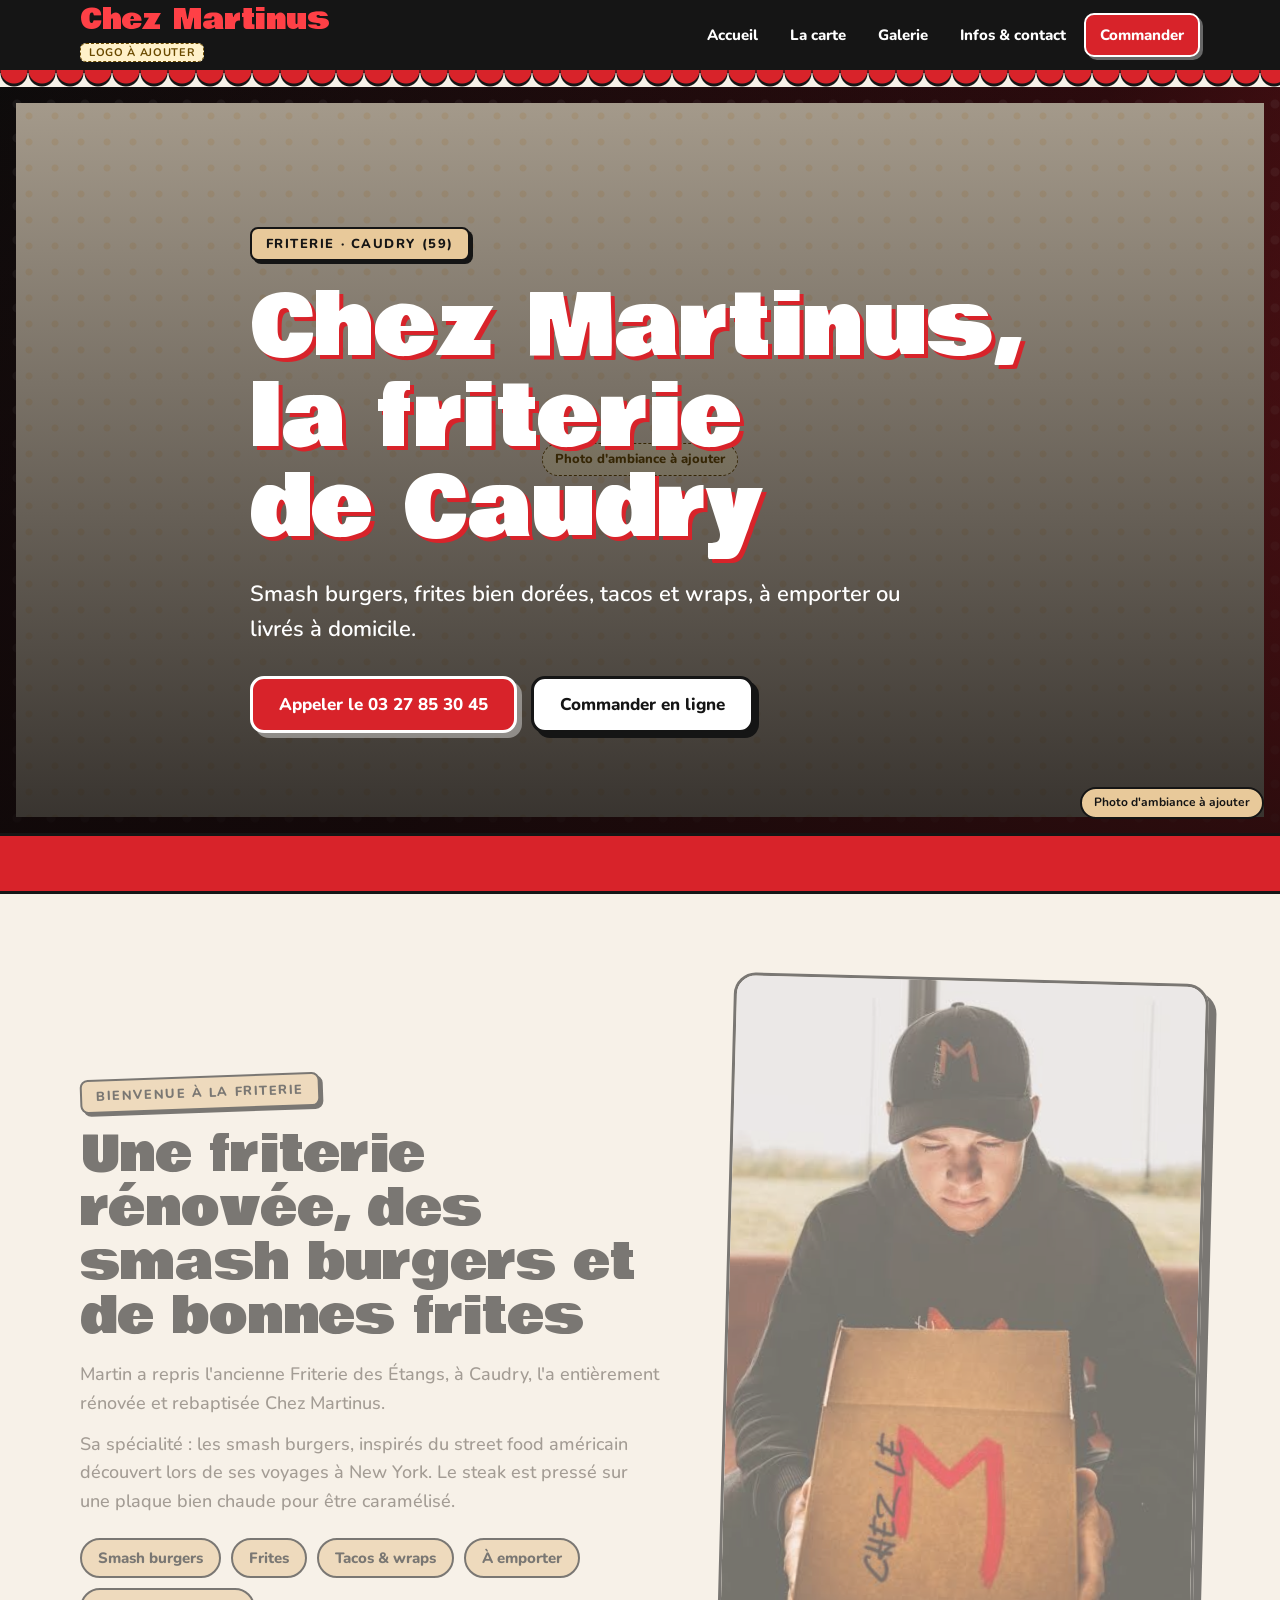
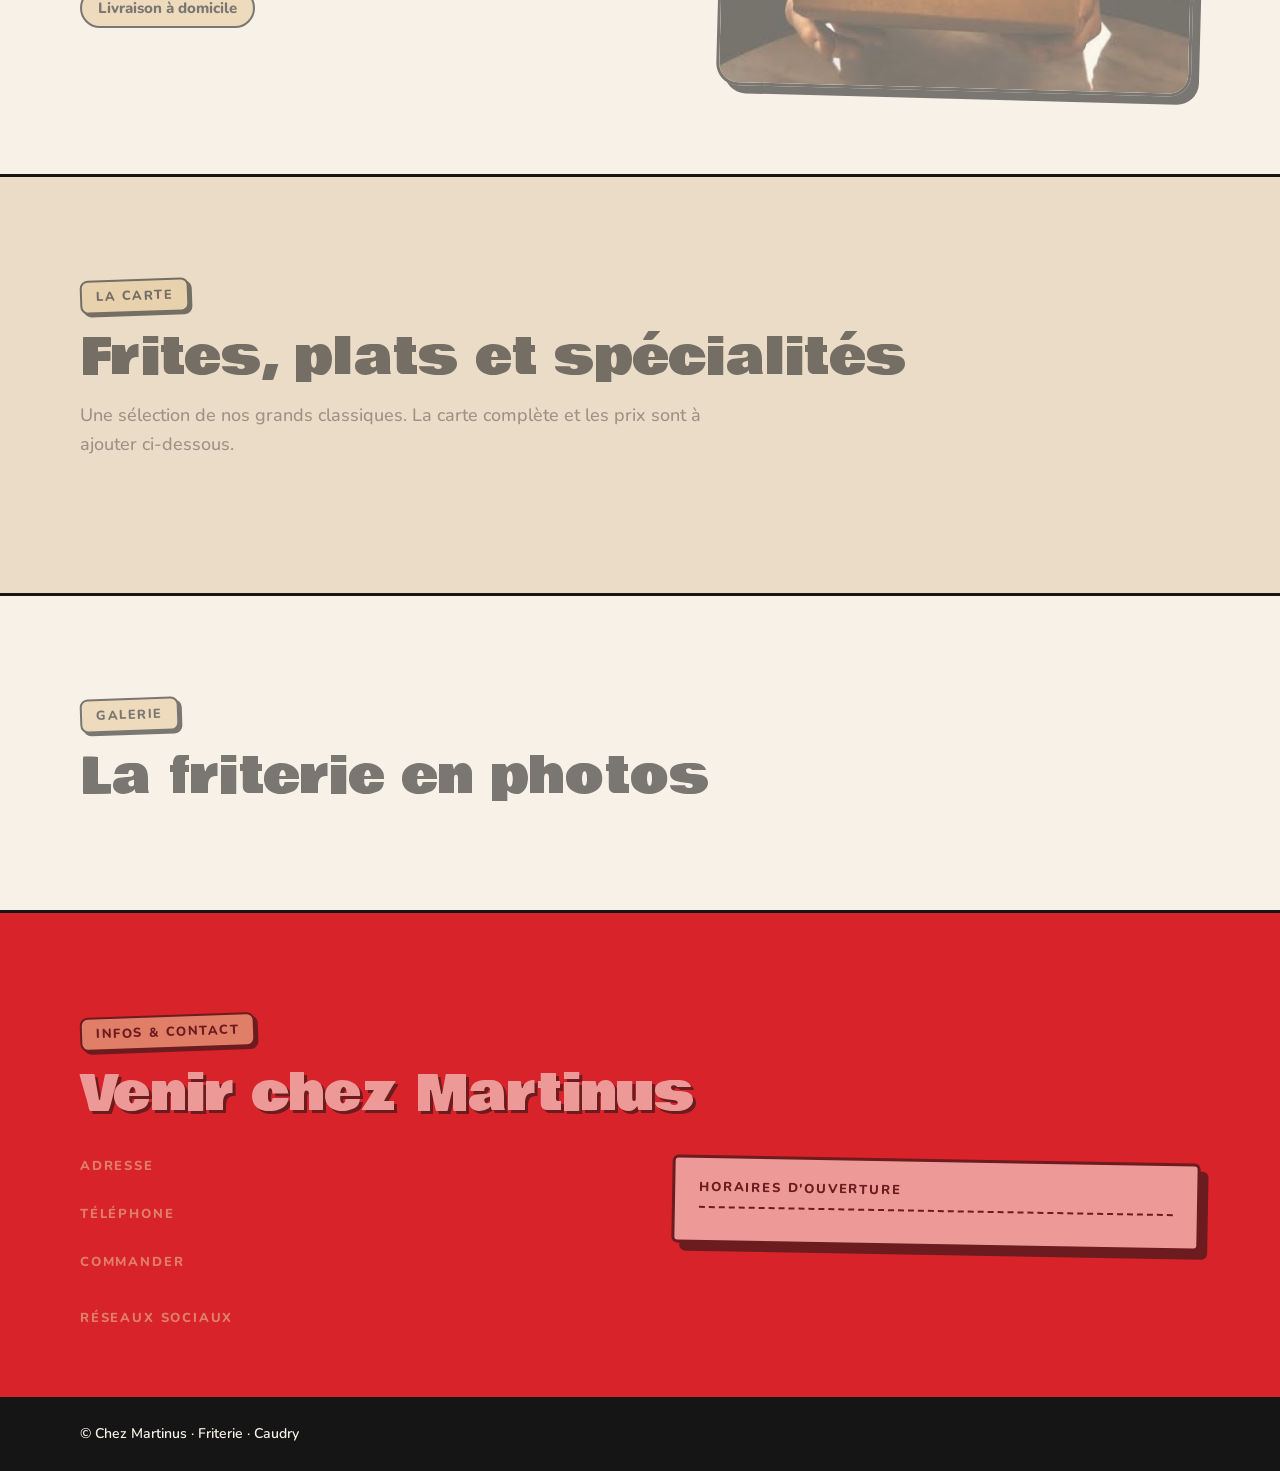
<file: index.html>
<!doctype html>
<html lang="fr">
<head>
<meta charset="utf-8">
<meta name="viewport" content="width=device-width, initial-scale=1, viewport-fit=cover">
<meta name="description" content="Chez Martinus, friterie à Caudry : smash burgers, frites, tacos et wraps. Horaires, adresse et contact.">
<title>Chez Martinus Caudry</title>
<link rel="stylesheet" href="https://fonts.googleapis.com/css2?family=Nunito:wght@500;600;700;800&family=Bowlby+One&display=swap">
<link rel="stylesheet" href="style.css">

</head>
<body>
<header class="top">
  <div class="bar">
    <a class="brand" href="#accueil" id="brand" aria-label="Chez Martinus, accueil"></a>
    <button class="burger" id="burger" aria-label="Ouvrir le menu" aria-expanded="false">☰</button>
    <nav class="main" id="menu" aria-label="Navigation principale">
      <a href="#accueil">Accueil</a>
      <a href="#carte">La carte</a>
      <a href="#galerie">Galerie</a>
      <a href="#infos">Infos &amp; contact</a>
      <a href="commander.html" class="nav-cta">Commander</a>
    </nav>
  </div>
</header>

<main>
  <section class="hero band" id="accueil">
    <div class="photo" id="heroPhoto"></div>
    <div class="wrap inner">
      <p class="eyebrow">Friterie · Caudry (59)</p>
      <h1 id="heroTitre"></h1>
      <p class="sub" id="heroSous"></p>
      <div class="cta" id="heroCta"></div>
    </div>
    <span class="slot-note" id="heroNote" hidden>Photo d'ambiance à ajouter</span>
  </section>

  <div class="ticker" aria-hidden="true"><div><span>Chez Martinus</span><span>Friterie</span><span>Caudry</span><span>Chez Martinus</span><span>Friterie</span><span>Caudry</span></div></div>

  <section id="presentation">
    <div class="wrap about">
      <div class="rv">
        <p class="eyebrow">Bienvenue à la friterie</p>
        <h2 id="presTitre"></h2>
        <div class="lead" id="presTexte"></div>
        <div class="facts" id="presFaits"></div>
      </div>
      <div class="pic rv" id="presPhoto"></div>
    </div>
  </section>

  <section class="carte-band band" id="carte">
    <div class="wrap">
      <div class="rv">
        <p class="eyebrow">La carte</p>
        <h2>Frites, plats et spécialités</h2>
        <p class="lead" id="carteIntro"></p>
      </div>
      <div class="cards" id="cartePlats"></div>
      <p class="note" id="carteNote"></p>
    </div>
  </section>

  <section id="galerie">
    <div class="wrap">
      <div class="rv">
        <p class="eyebrow">Galerie</p>
        <h2>La friterie en photos</h2>
      </div>
      <div class="gallery rv" id="galerieGrille"></div>
    </div>
  </section>

  <section class="info-band band" id="infos">
    <div class="wrap">
      <div class="rv">
        <p class="eyebrow">Infos &amp; contact</p>
        <h2>Venir chez Martinus</h2>
      </div>
      <div class="info">
        <div class="rv">
          <div class="block"><h3>Adresse</h3><div class="v" id="infoAdresse"></div></div>
          <div class="block"><h3>Téléphone</h3><div class="v" id="infoTel"></div></div>
          <div class="block"><h3>Commander</h3><div class="actions" id="infoActions"></div></div>
          <div class="block" id="blocReseaux" hidden><h3>Réseaux sociaux</h3><div class="social" id="infoReseaux"></div></div>
        </div>
        <div class="rv">
          <div class="block ticket"><h3>Horaires d'ouverture</h3><dl class="hours" id="infoHoraires"></dl></div>
        </div>
      </div>
    </div>
  </section>
</main>

<footer>
  <span>© <span id="annee"></span> Chez Martinus · Friterie · Caudry</span>
  <span id="pied"></span>
</footer>

<div class="callbar" id="callbar"></div>

<script src="config.js"></script>
<script>
const $ = (id) => document.getElementById(id);
const esc = (s) => String(s).replace(/[&<>"']/g, (c) => ({ "&": "&amp;", "<": "&lt;", ">": "&gt;", '"': "&quot;", "'": "&#39;" }[c]));
const todo = (t) => `<span class="todo">${esc(t)}</span>`;
const telHref = (t) => "tel:" + t.replace(/[^\d+]/g, "");
const safeUrl = (u) => /^https?:\/\//i.test(u) ? u : "";

// Image avec repli : si le fichier est vide ou introuvable, un emplacement clairement marqué s'affiche.
function photo(src, alt, label) {
  const slot = `<div class="ph" style="height:100%;width:100%"><span>${esc(label)}</span></div>`;
  if (!src) return slot;
  const wrap = document.createElement("div");
  wrap.style.cssText = "height:100%;width:100%";
  const img = new Image();
  img.alt = alt || ""; img.loading = "lazy"; img.decoding = "async";
  img.onerror = () => { wrap.innerHTML = slot; };
  img.src = src;
  wrap.appendChild(img);
  return wrap;
}
function put(el, content) { el.innerHTML = ""; typeof content === "string" ? el.insertAdjacentHTML("beforeend", content) : el.appendChild(content); }

// En-tête : logo ou nom provisoire
(function () {
  const b = $("brand");
  if (CONFIG.logo) {
    const img = new Image(); img.alt = "Logo " + CONFIG.nom; img.src = CONFIG.logo;
    img.onerror = () => { b.innerHTML = `<span><span class="word">${esc(CONFIG.nom)}</span><br><span class="todo tag">Logo à ajouter</span></span>`; };
    b.appendChild(img);
  } else {
    b.innerHTML = `<span><span class="word">${esc(CONFIG.nom)}</span><br><span class="todo tag">Logo à ajouter</span></span>`;
  }
})();

// Accueil
$("heroTitre").textContent = CONFIG.accroche;
$("heroSous").innerHTML = CONFIG.sousAccroche ? esc(CONFIG.sousAccroche) : todo("Phrase d'accueil à écrire");
put($("heroPhoto"), photo(CONFIG.photoAccueil, "Chez Martinus, friterie à Caudry", "Photo d'ambiance à ajouter"));
$("heroPhoto").classList.toggle("ph", !CONFIG.photoAccueil);
$("heroNote").hidden = !!CONFIG.photoAccueil;
(function () {
  const cta = $("heroCta"), call = $("callbar"), tel = CONFIG.telephone, res = safeUrl(CONFIG.reservation);
  const appeler = tel
    ? `<a class="btn btn-solid" href="${telHref(tel)}">Appeler le ${esc(tel)}</a>`
    : `<a class="btn btn-solid" href="#infos" aria-disabled="true" title="Téléphone à compléter">Appeler pour commander</a>`;
  const second = `<a class="btn btn-line" href="commander.html">Commander en ligne</a>`;
  cta.innerHTML = appeler + second;
  call.innerHTML = appeler.replace(/Appeler le .*?</, "Appeler<") + second;
  call.querySelectorAll(".btn").forEach((b) => { b.style.boxShadow = "none"; });
})();

// Présentation
const P = CONFIG.presentation;
$("presTitre").innerHTML = P.titre ? esc(P.titre) : "Une friterie à découvrir à Caudry";
$("presTexte").innerHTML = P.texte ? P.texte.split(/\n+/).map((t) => `<p style="margin-top:12px">${esc(t)}</p>`).join("") : `<p>${todo("Présentation de la friterie à rédiger (2 à 4 phrases)")}</p>`;
$("presFaits").innerHTML = P.points.length ? P.points.map((t) => `<span class="fact">${esc(t)}</span>`).join("") : "";
put($("presPhoto"), photo(P.photo, "Une boîte en carton marquée d'un grand M rouge, aux couleurs de Chez Martinus", "Photo de la friterie à ajouter"));
$("presPhoto").classList.toggle("ph", !P.photo);

// Carte
$("carteIntro").innerHTML = CONFIG.carte.intro ? esc(CONFIG.carte.intro) : todo("Introduction de la carte à écrire");
const plats = CONFIG.carte.plats.length ? CONFIG.carte.plats : [1, 2, 3].map((n) => ({ _vide: n }));
$("cartePlats").innerHTML = "";
plats.forEach((p) => {
  const art = document.createElement("article");
  art.className = "dish rv";
  const img = document.createElement("div"); img.className = "img";
  img.appendChild(photo(p.photo, p.nom, "Photo du plat à ajouter"));
  const txt = document.createElement("div"); txt.className = "txt";
  txt.innerHTML = p._vide
    ? `<h3>${todo("Nom du plat " + p._vide + " (ex. : cornet de frites)")}</h3><p>${todo("Description à compléter")}</p>`
    : `<h3>${esc(p.nom || "")}</h3>${p.description ? `<p>${esc(p.description)}</p>` : ""}${p.prix ? `<p class="price">${esc(p.prix)}</p>` : ""}`;
  art.append(img, txt);
  $("cartePlats").appendChild(art);
});
$("carteNote").innerHTML = CONFIG.carte.note ? esc(CONFIG.carte.note) : "";

// Galerie
(function () {
  const g = $("galerieGrille"); g.innerHTML = "";
  const items = CONFIG.galerie.length ? CONFIG.galerie : Array.from({ length: 6 }, () => ({}));
  items.forEach((it) => {
    const f = document.createElement("figure");
    f.appendChild(photo(it.src, it.alt, "Photo à ajouter"));
    g.appendChild(f);
  });
})();

// Infos
$("infoAdresse").innerHTML = CONFIG.adresse ? esc(CONFIG.adresse).replace(/,\s*/g, "<br>") : todo("Adresse à compléter");
$("infoTel").innerHTML = CONFIG.telephone ? `<a href="${telHref(CONFIG.telephone)}" style="text-decoration:none">${esc(CONFIG.telephone)}</a>` : todo("Téléphone à compléter");
(function () {
  const q = encodeURIComponent(CONFIG.adresse ? `${CONFIG.nom} ${CONFIG.adresse}` : `${CONFIG.nom} Caudry`);
  const itineraire = `<a class="btn btn-line" href="https://www.google.com/maps/dir/?api=1&destination=${q}" target="_blank" rel="noopener">Itinéraire</a>`;
  const res = safeUrl(CONFIG.reservation);
  const tel = CONFIG.telephone;
  $("infoActions").innerHTML =
    (tel ? `<a class="btn btn-solid" href="${telHref(tel)}">Appeler</a>` : "") +
    `<a class="btn btn-line" href="commander.html">Commander en ligne</a>` +
    itineraire;
})();
$("infoHoraires").innerHTML = CONFIG.horaires.length
  ? CONFIG.horaires.map((h) => `<div><dt>${esc(h.jour)}</dt><dd>${esc(h.heures)}</dd></div>`).join("")
  : ["Lundi", "Mardi", "Mercredi", "Jeudi", "Vendredi", "Samedi", "Dimanche"].map((j) => `<div><dt>${j}</dt><dd>${todo("à compléter")}</dd></div>`).join("");
(function () {
  const r = CONFIG.reseaux.filter((x) => safeUrl(x.url));
  $("blocReseaux").hidden = !r.length;
  $("infoReseaux").innerHTML = r.map((x) => `<a href="${esc(x.url)}" target="_blank" rel="noopener">${esc(x.nom)}</a>`).join("");
})();
$("annee").textContent = new Date().getFullYear();

// Menu mobile
const burger = $("burger"), menu = $("menu");
burger.addEventListener("click", () => { const o = menu.classList.toggle("open"); burger.setAttribute("aria-expanded", o); });
menu.addEventListener("click", (e) => { if (e.target.closest("a")) { menu.classList.remove("open"); burger.setAttribute("aria-expanded", "false"); } });

// Apparition douce au défilement (tout reste lisible même sans cet effet)
(function () {
  const els = document.querySelectorAll(".rv");
  if (!("IntersectionObserver" in window)) { els.forEach((e) => e.classList.add("in")); return; }
  const io = new IntersectionObserver((list) => list.forEach((en) => { if (en.isIntersecting) { en.target.classList.add("in"); io.unobserve(en.target); } }), { threshold: 0.12 });
  els.forEach((e) => io.observe(e));
  setTimeout(() => els.forEach((e) => e.classList.add("in")), 2500);
})();
</script>

</body>
</html>
</file>
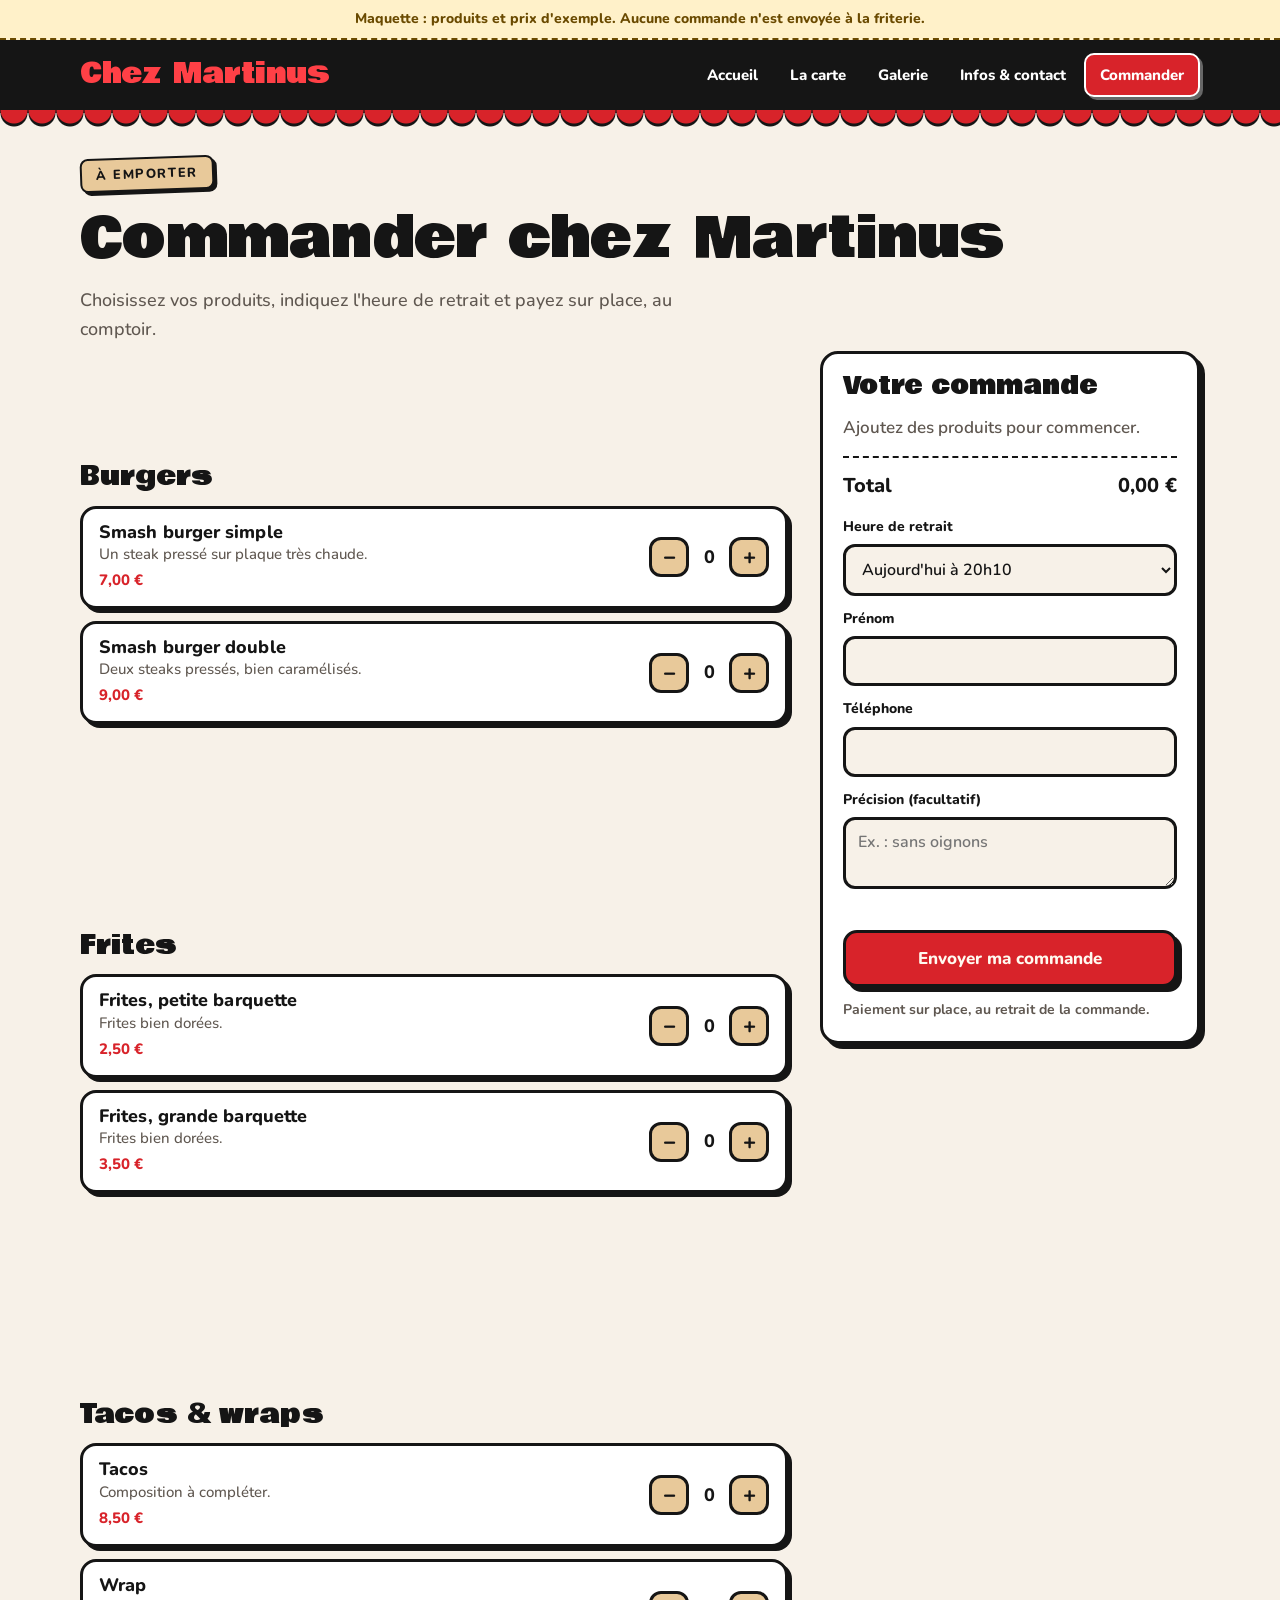
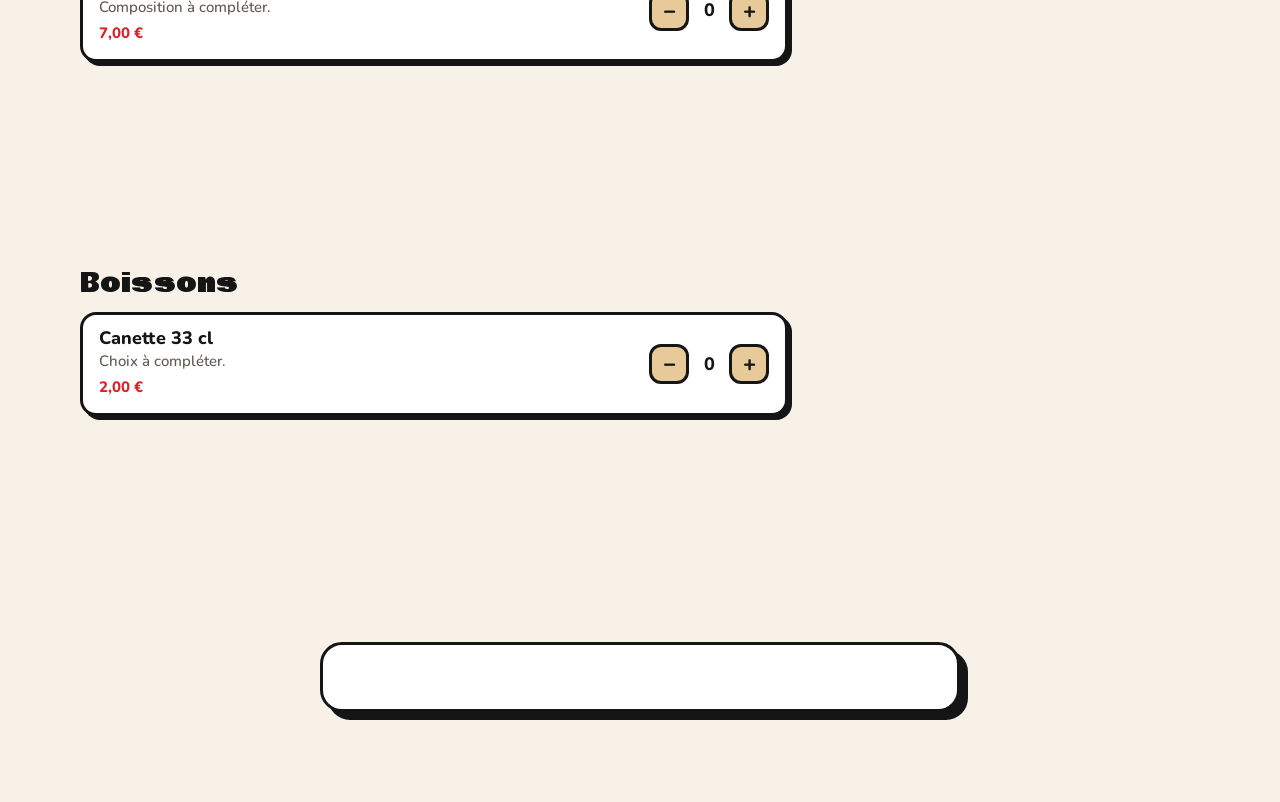
<file: commander.html>
<!doctype html>
<html lang="fr">
<head>
<meta charset="utf-8">
<meta name="viewport" content="width=device-width, initial-scale=1, viewport-fit=cover">
<title>Commander chez Martinus</title>
<link rel="stylesheet" href="https://fonts.googleapis.com/css2?family=Nunito:wght@500;600;700;800&family=Bowlby+One&display=swap">
<link rel="stylesheet" href="style.css">
</head>
<body>
<header class="top">
  <div class="bar">
    <a class="brand" href="index.html" id="brand" aria-label="Chez Martinus, accueil"></a>
    <button class="burger" id="burger" aria-label="Ouvrir le menu" aria-expanded="false">☰</button>
    <nav class="main" id="menu" aria-label="Navigation principale">
      <a href="index.html">Accueil</a>
      <a href="index.html#carte">La carte</a>
      <a href="index.html#galerie">Galerie</a>
      <a href="index.html#infos">Infos &amp; contact</a>
      <a href="commander.html" class="nav-cta">Commander</a>
    </nav>
  </div>
</header>

<main class="wrap" id="contenu">
  <div class="page-head">
    <p class="eyebrow">À emporter</p>
    <h1>Commander chez Martinus</h1>
    <p class="lead">Choisissez vos produits, indiquez l'heure de retrait et payez sur place, au comptoir.</p>
  </div>
  <div class="order" id="commande">
    <div id="carte"></div>
    <aside class="cart" id="panier" aria-label="Votre commande">
      <h2>Votre commande</h2>
      <ul id="lignes"></ul>
      <div class="total"><span>Total</span><span id="total">0,00 €</span></div>
      <form id="form" novalidate>
        <div style="display:grid;gap:12px">
          <label class="field">Heure de retrait<select id="creneau"></select></label>
          <label class="field">Prénom<input id="nom" autocomplete="given-name" maxlength="40" required></label>
          <label class="field">Téléphone<input id="tel" type="tel" autocomplete="tel" inputmode="tel" maxlength="20" required></label>
          <label class="field">Précision (facultatif)<textarea id="note" maxlength="200" placeholder="Ex. : sans oignons"></textarea></label>
          <p class="err" id="err" role="alert"></p>
          <button class="btn btn-solid" type="submit" id="envoi">Envoyer ma commande</button>
          <p class="pay" id="paiement"></p>
        </div>
      </form>
    </aside>
  </div>
  <div class="done" id="fait" hidden></div>
</main>

<div class="cartbar" id="cartbar">
  <span id="cartbarTexte">Panier vide</span>
  <a class="btn btn-solid" href="#panier">Voir ma commande</a>
</div>

<script src="config.js"></script>
<script src="common.js"></script>
<script>
barreMaquette();
const C = CONFIG.commande;
const panier = {};                       // id -> quantité
const produits = {};
C.categories.forEach((c) => c.produits.forEach((p) => { produits[p.id] = p; }));

// En-tête
(function () {
  const b = $("brand");
  b.innerHTML = `<span><span class="word">${esc(CONFIG.nom)}</span></span>`;
  const burger = $("burger"), menu = $("menu");
  burger.addEventListener("click", () => { const o = menu.classList.toggle("open"); burger.setAttribute("aria-expanded", o); });
})();

// Carte
$("carte").innerHTML = C.categories.map((c) => `
  <section class="cat"><h2>${esc(c.nom)}</h2>
  ${c.produits.map((p) => `
    <div class="item">
      <div><h3>${esc(p.nom)}</h3><p>${esc(p.description || "")}</p><p class="pr">${eur(p.prix)}</p></div>
      <div class="qty">
        <button type="button" data-id="${esc(p.id)}" data-d="-1" aria-label="Retirer ${esc(p.nom)}">−</button>
        <output id="q-${esc(p.id)}" aria-live="polite">0</output>
        <button type="button" data-id="${esc(p.id)}" data-d="1" aria-label="Ajouter ${esc(p.nom)}">+</button>
      </div>
    </div>`).join("")}
  </section>`).join("");
$("paiement").textContent = C.paiement;

$("carte").addEventListener("click", (e) => {
  const b = e.target.closest("button[data-id]");
  if (!b) return;
  const id = b.dataset.id, q = Math.max(0, Math.min(20, (panier[id] || 0) + Number(b.dataset.d)));
  if (q) panier[id] = q; else delete panier[id];
  $("q-" + id).textContent = q;
  rendrePanier();
});

function total() { return Object.entries(panier).reduce((s, [id, q]) => s + produits[id].prix * q, 0); }
function nbArticles() { return Object.values(panier).reduce((s, q) => s + q, 0); }
function rendrePanier() {
  const lignes = Object.entries(panier);
  $("lignes").innerHTML = lignes.length
    ? lignes.map(([id, q]) => `<li><span>${q} × ${esc(produits[id].nom)}</span><span>${eur(produits[id].prix * q)}</span></li>`).join("")
    : `<li class="vide">Ajoutez des produits pour commencer.</li>`;
  $("total").textContent = eur(total());
  $("cartbarTexte").textContent = nbArticles() ? `${nbArticles()} article${nbArticles() > 1 ? "s" : ""} · ${eur(total())}` : "Panier vide";
}

// Créneaux
(function () {
  const l = creneaux(), sel = $("creneau");
  if (!l.length) { sel.innerHTML = `<option value="">Aucun créneau disponible</option>`; sel.disabled = true; return; }
  sel.innerHTML = l.map((c) => `<option value="${esc(c.value)}">${esc(c.label)}</option>`).join("");
})();

// Envoi (maquette : enregistre dans ce navigateur)
$("form").addEventListener("submit", (e) => {
  e.preventDefault();
  const err = (m) => { $("err").textContent = m; };
  const nom = $("nom").value.trim(), tel = $("tel").value.trim(), creneau = $("creneau").value;
  if (!nbArticles()) return err("Ajoutez au moins un produit.");
  if (!creneau) return err("Aucun créneau de retrait n'est disponible pour le moment.");
  if (nom.length < 2) return err("Indiquez votre prénom.");
  if (!/^[0-9 .+()-]{8,20}$/.test(tel)) return err("Indiquez un numéro de téléphone valide.");
  err("");
  const liste = lireCommandes();
  const numero = "M" + String(Math.floor(1000 + Math.random() * 9000));
  const commande = {
    id: numero, statut: "nouvelle", creeLe: new Date().toISOString(), creneau,
    nom, tel, note: $("note").value.trim(),
    lignes: Object.entries(panier).map(([id, q]) => ({ nom: produits[id].nom, q, prix: produits[id].prix })),
    total: total()
  };
  liste.push(commande);
  ecrireCommandes(liste);
  const lib = $("creneau").selectedOptions[0].textContent;
  $("commande").hidden = true; $("cartbar").hidden = true;
  const f = $("fait"); f.hidden = false;
  f.innerHTML = `
    <p class="eyebrow" style="justify-self:center">Commande envoyée</p>
    <div class="num">${esc(numero)}</div>
    <p><strong>${esc(nom)}</strong>, votre commande sera prête : <strong>${esc(lib)}</strong>.</p>
    <ul>${commande.lignes.map((l) => `<li><span>${l.q} × ${esc(l.nom)}</span><span>${eur(l.prix * l.q)}</span></li>`).join("")}
    <li><strong>Total à payer sur place</strong><strong>${eur(commande.total)}</strong></li></ul>
    <p class="pay">${esc(C.paiement)} Communiquez le numéro ${esc(numero)} au comptoir.</p>
    <a class="btn btn-solid" href="commander.html" style="justify-self:center">Nouvelle commande</a>`;
  window.scrollTo({ top: 0, behavior: "smooth" });
});
rendrePanier();
</script>
</body>
</html>
</file>
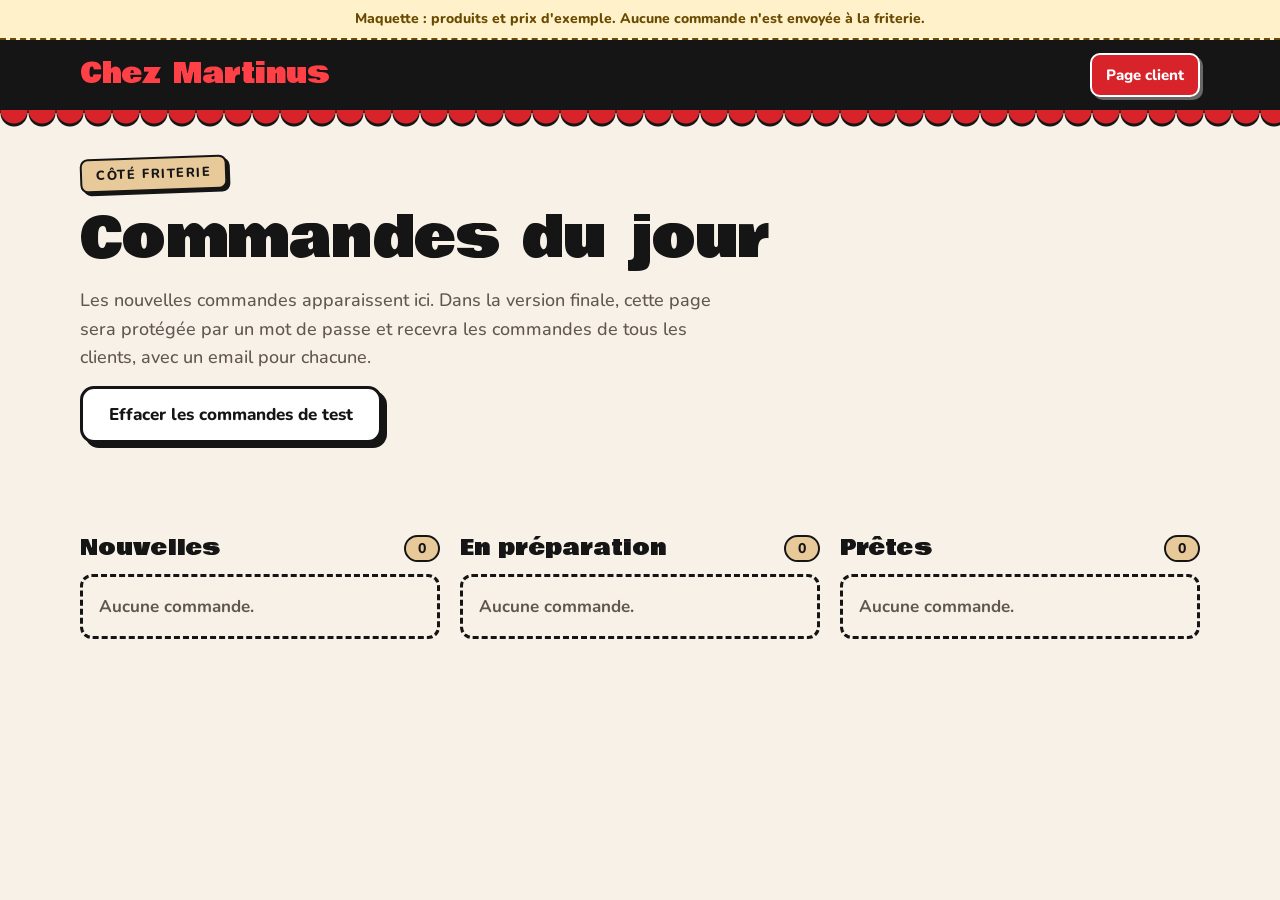
<file: commandes.html>
<!doctype html>
<html lang="fr">
<head>
<meta charset="utf-8">
<meta name="viewport" content="width=device-width, initial-scale=1, viewport-fit=cover">
<meta name="robots" content="noindex">
<title>Commandes Chez Martinus</title>
<link rel="stylesheet" href="https://fonts.googleapis.com/css2?family=Nunito:wght@500;600;700;800&family=Bowlby+One&display=swap">
<link rel="stylesheet" href="style.css">
</head>
<body>
<header class="top">
  <div class="bar">
    <a class="brand" href="index.html" id="brand"></a>
    <nav class="main" style="display:flex"><a href="commander.html" class="nav-cta">Page client</a></nav>
  </div>
</header>

<main class="wrap">
  <div class="page-head">
    <p class="eyebrow">Côté friterie</p>
    <h1>Commandes du jour</h1>
    <p class="lead">Les nouvelles commandes apparaissent ici. Dans la version finale, cette page sera protégée par un mot de passe et recevra les commandes de tous les clients, avec un email pour chacune.</p>
    <p style="margin-top:14px"><button class="btn btn-line" id="vider" type="button">Effacer les commandes de test</button></p>
  </div>
  <div class="board">
    <section class="col"><h2>Nouvelles <span class="count" id="n-nouvelle">0</span></h2><div id="c-nouvelle"></div></section>
    <section class="col"><h2>En préparation <span class="count" id="n-preparation">0</span></h2><div id="c-preparation"></div></section>
    <section class="col"><h2>Prêtes <span class="count" id="n-prete">0</span></h2><div id="c-prete"></div></section>
  </div>
</main>

<script src="config.js"></script>
<script src="common.js"></script>
<script>
barreMaquette();
$("brand").innerHTML = `<span><span class="word">${esc(CONFIG.nom)}</span></span>`;

const SUIVANT = { nouvelle: ["preparation", "Passer en préparation"], preparation: ["prete", "Marquer comme prête"], prete: ["retiree", "Remise au client"] };
const quand = (c) => { const [d, h] = c.split(" "); const a = new Date(d + "T00:00:00"); const auj = new Date(); const memeJour = a.toDateString() === auj.toDateString(); return (memeJour ? "Aujourd'hui" : jourFr[a.getDay()]) + " " + h.replace(":", "h"); };

function carte(c) {
  const suiv = SUIVANT[c.statut];
  return `<article class="ticket-cmd">
    <div class="top"><span class="num">${esc(c.id)}</span><span>${esc(quand(c.creneau))}</span></div>
    <div class="meta">${esc(c.nom)} · ${esc(c.tel)}</div>
    <ul>${c.lignes.map((l) => `<li>${l.q} × ${esc(l.nom)}</li>`).join("")}</ul>
    ${c.note ? `<div class="note">${esc(c.note)}</div>` : ""}
    <div class="top"><span>${eur(c.total)} à encaisser</span></div>
    ${suiv ? `<button class="btn btn-solid" type="button" data-id="${esc(c.id)}" data-s="${suiv[0]}">${suiv[1]}</button>` : ""}
  </article>`;
}

function rendre() {
  const liste = lireCommandes().filter((c) => c.statut !== "retiree");
  liste.sort((a, b) => a.creneau.localeCompare(b.creneau));
  ["nouvelle", "preparation", "prete"].forEach((s) => {
    const l = liste.filter((c) => c.statut === s);
    $("n-" + s).textContent = l.length;
    $("c-" + s).innerHTML = l.length ? l.map(carte).join("") : `<p class="vide-col">Aucune commande.</p>`;
  });
}
document.addEventListener("click", (e) => {
  const b = e.target.closest("button[data-id]");
  if (!b) return;
  const l = lireCommandes(); const c = l.find((x) => x.id === b.dataset.id);
  if (c) { c.statut = b.dataset.s; ecrireCommandes(l); rendre(); }
});
$("vider").addEventListener("click", () => { ecrireCommandes([]); rendre(); });
window.addEventListener("storage", rendre);
setInterval(rendre, 5000);
rendre();
</script>
</body>
</html>
</file>
<file: style.css>
/* Mise en page : bandeau jaune avec auvent rayé, accueil en grand format, bandes colorées alternées, style enseigne de friterie. */
:root {
  --bg: #f7f1e8;
  --bg-2: #eadcc6;
  --card: #ffffff;
  --fg: #151515;
  --muted: #5f5750;
  --line: #151515;
  --brand: #d8232a;      /* rouge de l'enseigne : à ajuster avec le logo */
  --brand-fg: #fffaf0;
  --accent: #e8c99a;     /* kraft, comme la boîte : à ajuster avec le logo */
  --accent-fg: #151515;
  --todo-bg: #fff1c9;
  --todo-fg: #6a4a00;
  --hard: 5px 5px 0 var(--fg);
  --hard-lg: 8px 8px 0 var(--fg);
  --display: "Bowlby One", "Arial Black", Impact, sans-serif;
  --body: "Nunito", system-ui, -apple-system, "Segoe UI", sans-serif;
}
@media (prefers-color-scheme: dark) {
  :root:not([data-theme="light"]) {
    --bg: #151212; --bg-2: #221b1b; --card: #1e1818; --fg: #f6efe6; --muted: #c4b8b0; --line: #f6efe6;
    --brand: #ff4a4f; --brand-fg: #1a0708; --accent: #e8c99a; --accent-fg: #151515;
    --todo-bg: #4a3a0f; --todo-fg: #ffe4a3; --hard: 5px 5px 0 #000; --hard-lg: 8px 8px 0 #000;
    color-scheme: dark;
  }
}
:root[data-theme="dark"] {
  --bg: #151212; --bg-2: #221b1b; --card: #1e1818; --fg: #f6efe6; --muted: #c4b8b0; --line: #f6efe6;
  --brand: #ff4a4f; --brand-fg: #1a0708; --accent: #e8c99a; --accent-fg: #151515;
  --todo-bg: #4a3a0f; --todo-fg: #ffe4a3; --hard: 5px 5px 0 #000; --hard-lg: 8px 8px 0 #000;
  color-scheme: dark;
}

* { box-sizing: border-box; }
html { scroll-behavior: smooth; scroll-padding-top: 96px; }
body {
  margin: 0; background: var(--bg); color: var(--fg);
  font: 500 17px/1.6 var(--body);
  padding-left: max(16px, env(safe-area-inset-left, 0px));
  padding-right: max(16px, env(safe-area-inset-right, 0px));
  -webkit-font-smoothing: antialiased;
}
body::before { content: ""; position: fixed; inset: 0 0 auto; height: env(safe-area-inset-top, 0px); z-index: 60; background: #151515; }
img { max-width: 100%; display: block; }
a { color: inherit; }
h1, h2, h3 { font-family: var(--display); font-weight: 400; line-height: 1.08; margin: 0; text-wrap: balance; letter-spacing: .005em; }
p { margin: 0; }
:focus-visible { outline: 3px solid var(--brand); outline-offset: 3px; border-radius: 6px; }

.wrap { width: min(1120px, 100%); margin-inline: auto; }
.band { margin-inline: calc(50% - 50vw); padding-inline: max(16px, calc(50vw - 560px)); }
section { padding-block: 84px; }
.eyebrow { display: inline-block; font: 800 13px var(--body); letter-spacing: .12em; text-transform: uppercase; background: var(--accent); color: var(--accent-fg); padding: 6px 14px; border: 2.5px solid var(--line); border-radius: 8px; transform: rotate(-2deg); margin-bottom: 18px; box-shadow: 3px 3px 0 var(--line); }
h2 { font-size: clamp(30px, 5vw, 50px); }
.lead { color: var(--muted); max-width: 60ch; margin-top: 16px; font-size: 18px; }

/* À compléter : repère jaune visible partout où une info manque */
.todo { background: var(--todo-bg); color: var(--todo-fg); border-radius: 6px; padding: 1px 8px; font-weight: 700; font-size: .92em; border: 1.5px dashed currentColor; }

/* En-tête : bandeau jaune + auvent rayé */
header.top {
  position: sticky; top: env(safe-area-inset-top, 0px); z-index: 50;
  margin-inline: calc(50% - 50vw); padding-inline: max(16px, calc(50vw - 560px));
  background: #151515; color: #fff;
  border-bottom: 3px solid #151515;
}
header.top::after {
  content: ""; position: absolute; left: 0; right: 0; top: 100%; height: 14px; pointer-events: none;
  background:
    radial-gradient(circle at 14px 0, var(--brand) 13px, transparent 14px) 0 0 / 28px 14px repeat-x;
  filter: drop-shadow(0 3px 0 var(--line));
}
.bar { display: flex; align-items: center; justify-content: space-between; gap: 16px; height: 70px; }
.brand { display: flex; align-items: center; gap: 12px; text-decoration: none; min-width: 0; }
.brand img { height: 48px; width: auto; }
.brand .word { font-family: var(--display); font-size: 28px; color: #ff4046; line-height: 1; }
.brand .tag { font-size: 11px; font-weight: 700; letter-spacing: .06em; text-transform: uppercase; }
nav.main { display: flex; align-items: center; gap: 4px; }
nav.main a { text-decoration: none; padding: 8px 14px; border-radius: 10px; font-weight: 800; font-size: 15px; transition: background .2s, color .2s, transform .2s; }
nav.main a:hover { background: var(--brand); color: #fff; transform: translateY(-1px); }
.burger { display: none; background: #fff; color: #151515; border: 2.5px solid var(--line); border-radius: 12px; width: 46px; height: 46px; color: var(--fg); cursor: pointer; font-size: 20px; box-shadow: 3px 3px 0 var(--line); }
@media (max-width: 820px) {
  .burger { display: block; }
  nav.main { position: absolute; left: 0; right: 0; top: 70px; flex-direction: column; align-items: stretch; background: #151515; border-bottom: 3px solid #151515; padding: 10px max(16px, env(safe-area-inset-left, 0px)) 16px; display: none; }
  nav.main.open { display: flex; }
  nav.main a { padding: 14px; font-size: 18px; }
}

/* Boutons */
.btn { display: inline-flex; align-items: center; justify-content: center; gap: 8px; border-radius: 14px; padding: 14px 26px; font: 800 17px var(--body); text-decoration: none; border: 3px solid var(--line); cursor: pointer; transition: transform .15s ease, box-shadow .15s ease, background .2s; box-shadow: var(--hard); }
.btn:hover { transform: translate(-2px, -2px); box-shadow: 7px 7px 0 var(--line); }
.btn:active { transform: translate(3px, 3px); box-shadow: 1px 1px 0 var(--line); }
.btn-solid { background: var(--brand); color: var(--brand-fg); }
.btn-line { background: var(--card); color: var(--fg); }
.btn[aria-disabled="true"] { opacity: .85; }

/* Accueil */
.hero { position: relative; padding: 0; color: #fff; overflow: hidden; border-bottom: 3px solid var(--line); margin-top: 14px; }
.hero .photo { position: absolute; inset: 0; }
.hero .photo img { width: 100%; height: 100%; object-fit: cover; }
.hero::after { content: ""; position: absolute; inset: 0; background: linear-gradient(180deg, rgba(10,8,8,.3), rgba(10,8,8,.8)); }
.hero .inner { position: relative; z-index: 2; padding-block: clamp(72px, 12vw, 140px) clamp(60px, 8vw, 100px); display: grid; gap: 22px; max-width: 780px; }
.hero h1 { font-size: clamp(42px, 8vw, 84px); text-shadow: 4px 4px 0 var(--brand); }
.hero p.sub { font-size: clamp(18px, 2.2vw, 22px); max-width: 52ch; color: #fff; font-weight: 600; }
.hero .cta { display: flex; flex-wrap: wrap; gap: 14px; margin-top: 6px; }
.hero .btn-solid { background: var(--brand); color: #fff; border-color: #fff; box-shadow: 5px 5px 0 rgba(255,255,255,.4); }
.hero .btn-line { background: #fff; color: #151515; }
.hero .eyebrow { margin-bottom: 0; justify-self: start; }
.hero .slot-note { position: absolute; z-index: 3; right: 16px; bottom: 14px; font-size: 12px; font-weight: 700; background: var(--accent); color: var(--accent-fg); border: 2px solid #151515; padding: 4px 12px; border-radius: 999px; }
.ph { background:
  radial-gradient(circle, color-mix(in srgb, var(--accent) 55%, transparent) 3px, transparent 4px) 0 0 / 26px 26px,
  var(--bg-2);
  display: grid; place-items: center; text-align: center; color: var(--muted); font-size: 14px; padding: 16px; }
.hero .photo.ph { background:
  radial-gradient(circle, rgba(255,255,255,.07) 4px, transparent 5px) 0 0 / 34px 34px,
  linear-gradient(135deg, #0f0d0d, #3a0c10 55%, #b61d24); color: rgba(255,255,255,.8); }
.ph span { background: var(--todo-bg); color: var(--todo-fg); padding: 5px 12px; border-radius: 999px; font-weight: 800; font-size: 13px; border: 1.5px dashed currentColor; }

/* Bandeau défilant */
.ticker { margin-inline: calc(50% - 50vw); background: var(--brand); color: var(--brand-fg); border-bottom: 3px solid var(--line); overflow: hidden; white-space: nowrap; padding: 12px 0; font: 400 20px var(--display); letter-spacing: .04em; }
.ticker div { display: inline-block; padding-left: 100%; animation: roule 28s linear infinite; }
.ticker span { margin-inline: 22px; }
.ticker span::after { content: "✦"; margin-left: 44px; color: var(--accent); }
@keyframes roule { to { transform: translateX(-100%); } }

/* Présentation */
.about { display: grid; grid-template-columns: 1.1fr .9fr; gap: clamp(28px, 5vw, 64px); align-items: center; }
.about .pic { aspect-ratio: 2 / 3; border-radius: 22px; overflow: hidden; border: 3px solid var(--line); box-shadow: var(--hard-lg); max-width: 100%; transform: rotate(1.5deg); }
.about .pic img { width: 100%; height: 100%; object-fit: cover; object-position: center 20%; }
.facts { display: flex; flex-wrap: wrap; gap: 10px; margin-top: 22px; }
.fact { border: 2.5px solid var(--line); border-radius: 999px; padding: 6px 16px; font-size: 15px; font-weight: 800; background: var(--accent); color: var(--accent-fg); }
@media (max-width: 820px) { .about { grid-template-columns: 1fr; } .about .pic { aspect-ratio: 4 / 5; order: -1; transform: none; max-width: 380px; margin-inline: auto; } }

/* La carte */
.carte-band { background: var(--bg-2); border-block: 3px solid var(--line); }
.cards { display: grid; grid-template-columns: repeat(auto-fit, minmax(250px, 1fr)); gap: 28px; margin-top: 40px; }
.dish { background: var(--card); border-radius: 20px; overflow: hidden; border: 3px solid var(--line); box-shadow: var(--hard); transition: transform .2s ease, box-shadow .2s ease; display: flex; flex-direction: column; position: relative; }
.dish:hover { transform: translate(-3px, -3px) rotate(-.6deg); box-shadow: var(--hard-lg); }
.dish .img { aspect-ratio: 4 / 3; overflow: hidden; border-bottom: 3px solid var(--line); }
.dish .img img { width: 100%; height: 100%; object-fit: cover; transition: transform .6s ease; }
.dish:hover .img img { transform: scale(1.07); }
.dish .txt { padding: 20px 22px 24px; display: grid; gap: 8px; }
.dish h3 { font-size: 22px; }
.dish p { color: var(--muted); font-size: 16px; }
.dish .price { position: absolute; top: 12px; right: 12px; background: var(--brand); color: var(--brand-fg); border: 3px solid var(--line); border-radius: 999px; padding: 6px 14px; font: 400 18px var(--display); transform: rotate(6deg); box-shadow: 3px 3px 0 var(--line); }
.note { margin-top: 28px; color: var(--muted); font-size: 15px; font-weight: 600; }

/* Galerie */
.gallery { display: grid; grid-template-columns: repeat(4, 1fr); grid-auto-rows: 180px; gap: 16px; margin-top: 40px; }
.gallery figure { margin: 0; border-radius: 18px; overflow: hidden; position: relative; background: var(--bg-2); border: 3px solid var(--line); box-shadow: 4px 4px 0 var(--line); transition: transform .2s ease; }
.gallery figure:hover { transform: rotate(-1.2deg) scale(1.02); }
.gallery figure:nth-child(1) { grid-column: span 2; grid-row: span 2; }
.gallery figure:nth-child(4) { grid-row: span 2; }
.gallery figure:nth-child(5) { grid-column: span 2; }
.gallery img { width: 100%; height: 100%; object-fit: cover; }
@media (max-width: 820px) { .gallery { grid-template-columns: repeat(2, 1fr); grid-auto-rows: 150px; } .gallery figure:nth-child(n) { grid-column: auto; grid-row: auto; } .gallery figure:nth-child(1) { grid-column: span 2; } }

/* Infos & contact */
.info-band { background: var(--brand); color: var(--brand-fg); border-top: 3px solid var(--line); }
.info-band h2 { text-shadow: 3px 3px 0 var(--line); }
.info { display: grid; grid-template-columns: 1fr 1fr; gap: clamp(28px, 5vw, 64px); margin-top: 38px; }
.block { display: grid; gap: 6px; align-content: start; }
.block + .block { margin-top: 28px; }
.block h3 { font-family: var(--body); font-size: 13px; letter-spacing: .14em; text-transform: uppercase; font-weight: 800; color: var(--accent); }
.block .v { font-size: 22px; font-weight: 700; overflow-wrap: anywhere; }
.ticket { background: #fffaf2; color: #151515; border: 3px solid var(--line); border-radius: 6px; padding: 22px 24px; box-shadow: var(--hard-lg); transform: rotate(1deg); }
.ticket h3 { color: #151515; border-bottom: 2.5px dashed #151515; padding-bottom: 12px; margin-bottom: 4px; }
.hours { display: grid; gap: 0; margin: 0; }
.hours div { display: flex; justify-content: space-between; gap: 16px; padding: 10px 0; border-bottom: 1.5px dashed rgba(21,21,21,.4); }
.hours div:last-child { border-bottom: 0; }
.hours dt { font-weight: 800; }
.hours dd { margin: 0; text-align: right; font-weight: 700; }
.info-band .btn-solid { background: var(--accent); color: var(--accent-fg); }
.info-band .btn-line { background: #fff; color: #151515; }
.actions { display: flex; flex-wrap: wrap; gap: 14px; margin-top: 8px; align-items: center; }
.social { display: flex; flex-wrap: wrap; gap: 10px; }
.social a { background: #fff; color: #151515; border: 3px solid var(--line); border-radius: 999px; padding: 8px 18px; text-decoration: none; font-weight: 800; box-shadow: 3px 3px 0 var(--line); transition: transform .15s; }
.social a:hover { transform: translate(-2px, -2px); }
@media (max-width: 820px) { .info { grid-template-columns: 1fr; } .ticket { transform: none; } }

footer { margin-inline: calc(50% - 50vw); padding: 26px max(16px, calc(50vw - 560px)); background: var(--fg); color: var(--bg); font-size: 14px; font-weight: 600; display: flex; flex-wrap: wrap; gap: 8px 24px; justify-content: space-between; }

/* Barre d'appel sur téléphone */
.callbar { display: none; }
@media (max-width: 820px) {
  .callbar { display: flex; gap: 10px; position: fixed; left: 0; right: 0; bottom: 0; z-index: 55; padding: 10px max(16px, env(safe-area-inset-left, 0px)) calc(10px + env(safe-area-inset-bottom, 0px)); background: var(--accent); border-top: 3px solid var(--line); }
  .callbar .btn { flex: 1; padding: 12px 10px; box-shadow: 3px 3px 0 var(--line); }
  footer { padding-bottom: 96px; }
}

/* Animations légères */
@keyframes rise { from { opacity: 0; transform: translateY(22px); } to { opacity: 1; transform: none; } }
.hero .inner > * { animation: rise .8s cubic-bezier(.2,.7,.2,1) both; }
.hero .inner > *:nth-child(2) { animation-delay: .1s; }
.hero .inner > *:nth-child(3) { animation-delay: .2s; }
.hero .inner > *:nth-child(4) { animation-delay: .3s; }
.rv { transform: translateY(18px); opacity: .55; transition: transform .7s cubic-bezier(.2,.7,.2,1), opacity .7s ease; }
.rv.in { transform: none; opacity: 1; }
@media (prefers-reduced-motion: reduce) {
  html { scroll-behavior: auto; }
  .hero .inner > * { animation: none; }
  .ticker div { animation: none; padding-left: 0; }
  .rv { transform: none; opacity: 1; transition: none; }
  .btn, .dish, .dish .img img, .gallery figure { transition: none; }
}

/* ===== Commande en ligne (maquette) ===== */
nav.main a.nav-cta { background: var(--brand); color: #fff; border: 2.5px solid #fff; box-shadow: 3px 3px 0 rgba(255,255,255,.35); }
nav.main a.nav-cta:hover { background: #fff; color: var(--brand); transform: translate(-2px, -2px); }
.demo-bar { margin-inline: calc(50% - 50vw); background: var(--todo-bg); color: var(--todo-fg); text-align: center; font-weight: 800; font-size: 14px; padding: 8px 16px; border-bottom: 2px dashed currentColor; }
.page-head { padding-block: 44px 8px; }
.page-head h1 { font-size: clamp(32px, 6vw, 56px); }
.order { display: grid; grid-template-columns: 1fr 380px; gap: 32px; align-items: start; padding-bottom: 90px; }
.cat h2 { font-size: 26px; margin: 28px 0 14px; }
.item { display: flex; align-items: center; justify-content: space-between; gap: 16px; background: var(--card); border: 3px solid var(--line); border-radius: 16px; padding: 14px 16px; margin-bottom: 12px; box-shadow: 4px 4px 0 var(--line); }
.item h3 { font-family: var(--body); font-weight: 800; font-size: 18px; }
.item p { color: var(--muted); font-size: 15px; }
.item .pr { font-weight: 800; color: var(--brand); margin-top: 2px; }
.qty { display: flex; align-items: center; gap: 8px; flex-shrink: 0; }
.qty button { width: 40px; height: 40px; border-radius: 12px; border: 3px solid var(--line); background: var(--accent); color: var(--accent-fg); font: 800 22px var(--body); cursor: pointer; line-height: 1; }
.qty button:active { transform: translate(2px, 2px); }
.qty output { min-width: 24px; text-align: center; font-weight: 800; font-size: 18px; }
.cart { position: sticky; top: 100px; background: var(--card); border: 3px solid var(--line); border-radius: 18px; padding: 20px; box-shadow: var(--hard); display: grid; gap: 14px; }
.cart h2 { font-size: 24px; }
.cart ul { list-style: none; margin: 0; padding: 0; display: grid; gap: 8px; }
.cart li { display: flex; justify-content: space-between; gap: 12px; font-weight: 700; }
.cart .total { display: flex; justify-content: space-between; border-top: 2.5px dashed var(--line); padding-top: 12px; font-weight: 800; font-size: 20px; }
.cart .vide { color: var(--muted); font-weight: 600; }
.field { display: grid; gap: 6px; font-weight: 800; font-size: 14px; }
.field input, .field select, .field textarea { font: 600 16px var(--body); padding: 11px 12px; border: 3px solid var(--line); border-radius: 12px; background: var(--bg); color: var(--fg); width: 100%; }
.field textarea { resize: vertical; min-height: 64px; }
.err { color: var(--brand); font-weight: 800; font-size: 14px; min-height: 1.2em; }
.pay { font-size: 14px; color: var(--muted); font-weight: 700; }
.done { background: var(--card); border: 3px solid var(--line); border-radius: 22px; padding: 32px; box-shadow: var(--hard-lg); max-width: 640px; margin: 40px auto 90px; display: grid; gap: 14px; text-align: center; }
.done .num { font: 400 clamp(40px, 9vw, 64px) var(--display); color: var(--brand); text-shadow: 3px 3px 0 var(--line); }
.done ul { list-style: none; padding: 0; margin: 0; display: grid; gap: 6px; text-align: left; border-top: 2.5px dashed var(--line); padding-top: 14px; }
.done li { display: flex; justify-content: space-between; gap: 12px; font-weight: 700; }
.cartbar { display: none; }
@media (max-width: 900px) {
  .order { grid-template-columns: 1fr; }
  .cart { position: static; }
  .cartbar { display: flex; position: fixed; left: 0; right: 0; bottom: 0; z-index: 55; justify-content: space-between; align-items: center; gap: 12px; padding: 10px max(16px, env(safe-area-inset-left, 0px)) calc(10px + env(safe-area-inset-bottom, 0px)); background: var(--accent); border-top: 3px solid var(--line); font-weight: 800; }
  .cartbar .btn { padding: 10px 18px; box-shadow: 3px 3px 0 var(--line); }
}
/* Page de suivi côté friterie */
.board { display: grid; grid-template-columns: repeat(3, 1fr); gap: 20px; padding-bottom: 80px; }
.col h2 { font-size: 22px; margin-bottom: 12px; display: flex; align-items: center; justify-content: space-between; }
.col .count { font: 800 14px var(--body); background: var(--accent); color: var(--accent-fg); border: 2.5px solid var(--line); border-radius: 999px; padding: 2px 12px; }
.ticket-cmd { background: #fffaf2; color: #151515; border: 3px solid var(--line); border-radius: 10px; padding: 14px 16px; margin-bottom: 14px; box-shadow: 4px 4px 0 var(--line); display: grid; gap: 8px; }
.ticket-cmd .top { display: flex; justify-content: space-between; gap: 8px; font-weight: 800; }
.ticket-cmd .num { font: 400 22px var(--display); color: var(--brand); }
.ticket-cmd ul { list-style: none; margin: 0; padding: 8px 0 0; border-top: 2px dashed rgba(21,21,21,.4); display: grid; gap: 3px; font-weight: 700; }
.ticket-cmd .meta { font-size: 14px; font-weight: 700; color: #5f5750; }
.ticket-cmd .note { background: var(--todo-bg); color: var(--todo-fg); border-radius: 6px; padding: 4px 8px; font-size: 14px; font-weight: 700; }
.ticket-cmd .btn { padding: 10px 14px; font-size: 15px; }
.vide-col { color: var(--muted); font-weight: 700; padding: 16px; border: 3px dashed var(--line); border-radius: 12px; }
@media (max-width: 900px) { .board { grid-template-columns: 1fr; } }
</file>
